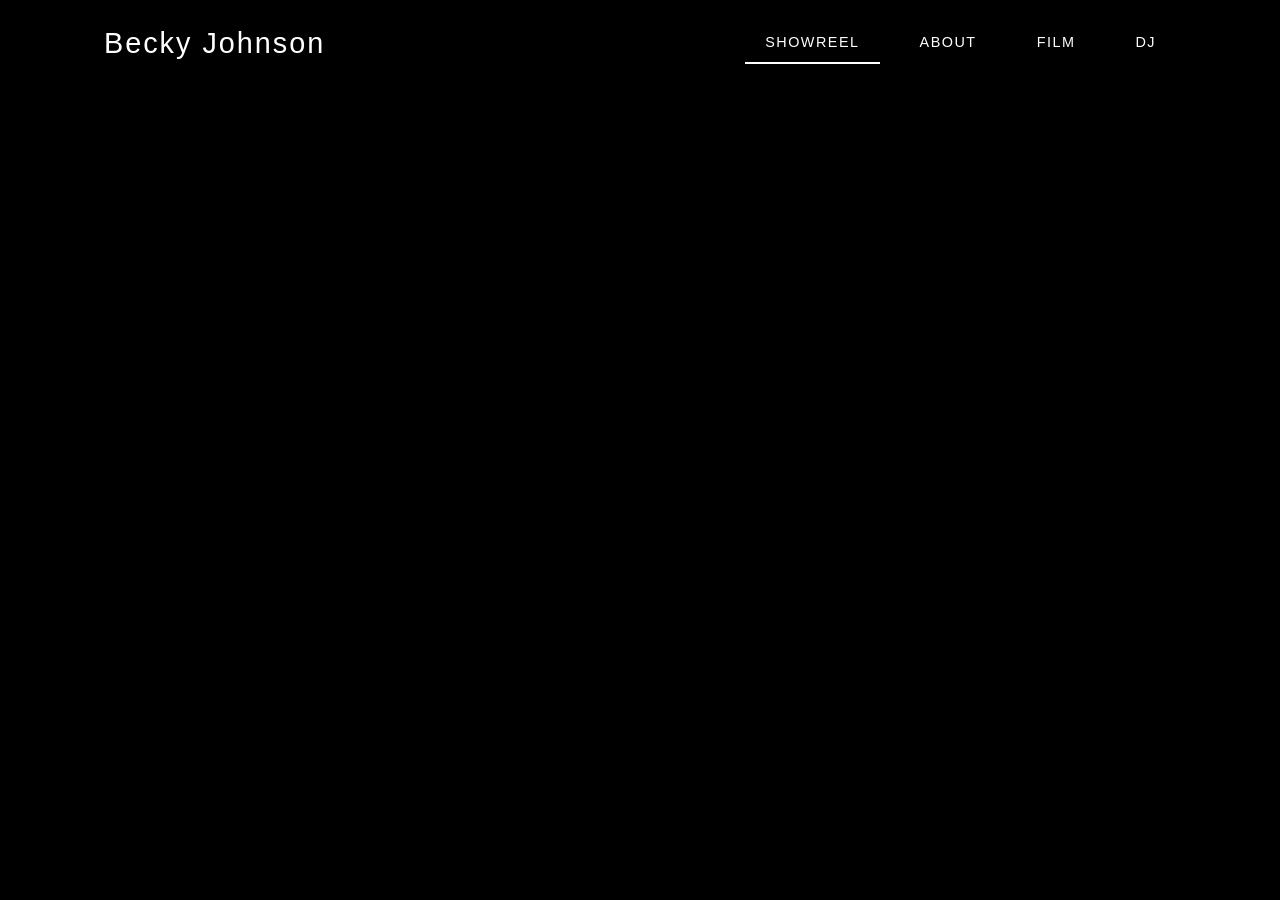
<file: index.html>
<!DOCTYPE html>
<html lang="en">
<head>
    <meta charset="UTF-8">
    <meta name="viewport" content="width=device-width, initial-scale=1.0">
    <title>Becky Johnson - Showreel</title>
    <link rel="stylesheet" href="./style.css">
</head>
<body class="landing-page">
    <!-- Skip Navigation -->
    <a href="#main-content" class="skip-link">Skip to main content</a>

    <!-- Navigation Header -->
    <header class="page-header page-header--overlay">
        <div class="header-content">
            <h1>Becky Johnson</h1>
            <nav class="page-nav" aria-label="Main navigation">
                <a href="index.html" class="active">Showreel</a>
                <a href="about.html">About</a>
                <a href="film.html">Film</a>
                <a href="dj.html">DJ</a>
            </nav>
        </div>
    </header>

    <!-- Full-Screen Showreel Landing -->
    <section id="main-content" class="landing-showreel" role="main">

        <div class="video-wrapper">
            <iframe
            src="https://www.youtube.com/embed/Aj2TbbXhRAE?autoplay=1&mute=1&controls=1&modestbranding=1&rel=0&fs=1&playsinline=1"
            title="Becky Johnson Showreel" frameborder="0" allow="accelerometer; autoplay; clipboard-write; encrypted-media; gyroscope; picture-in-picture; web-share"
            referrerpolicy="strict-origin-when-cross-origin" allowfullscreen></iframe>
        </div>
    </section>

    <script src="./script.js"></script>
</body>
</html>
</file>
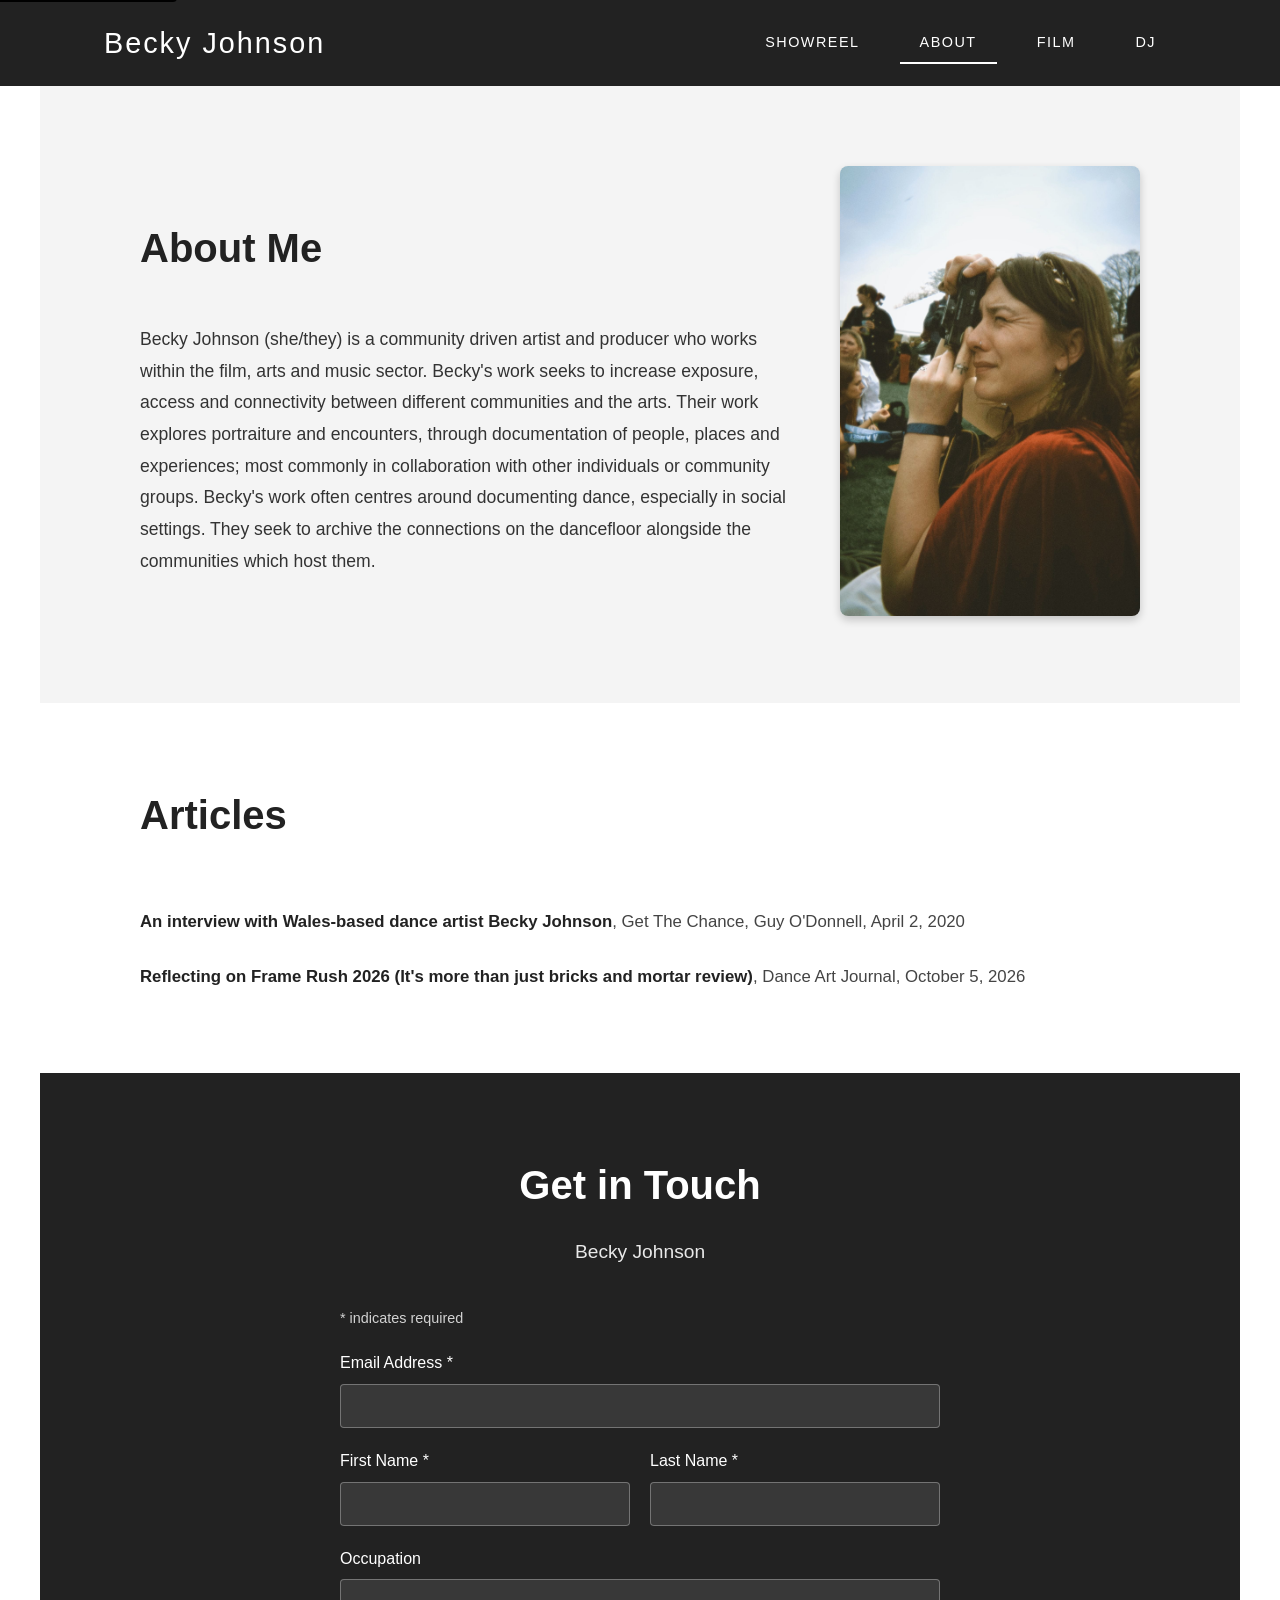
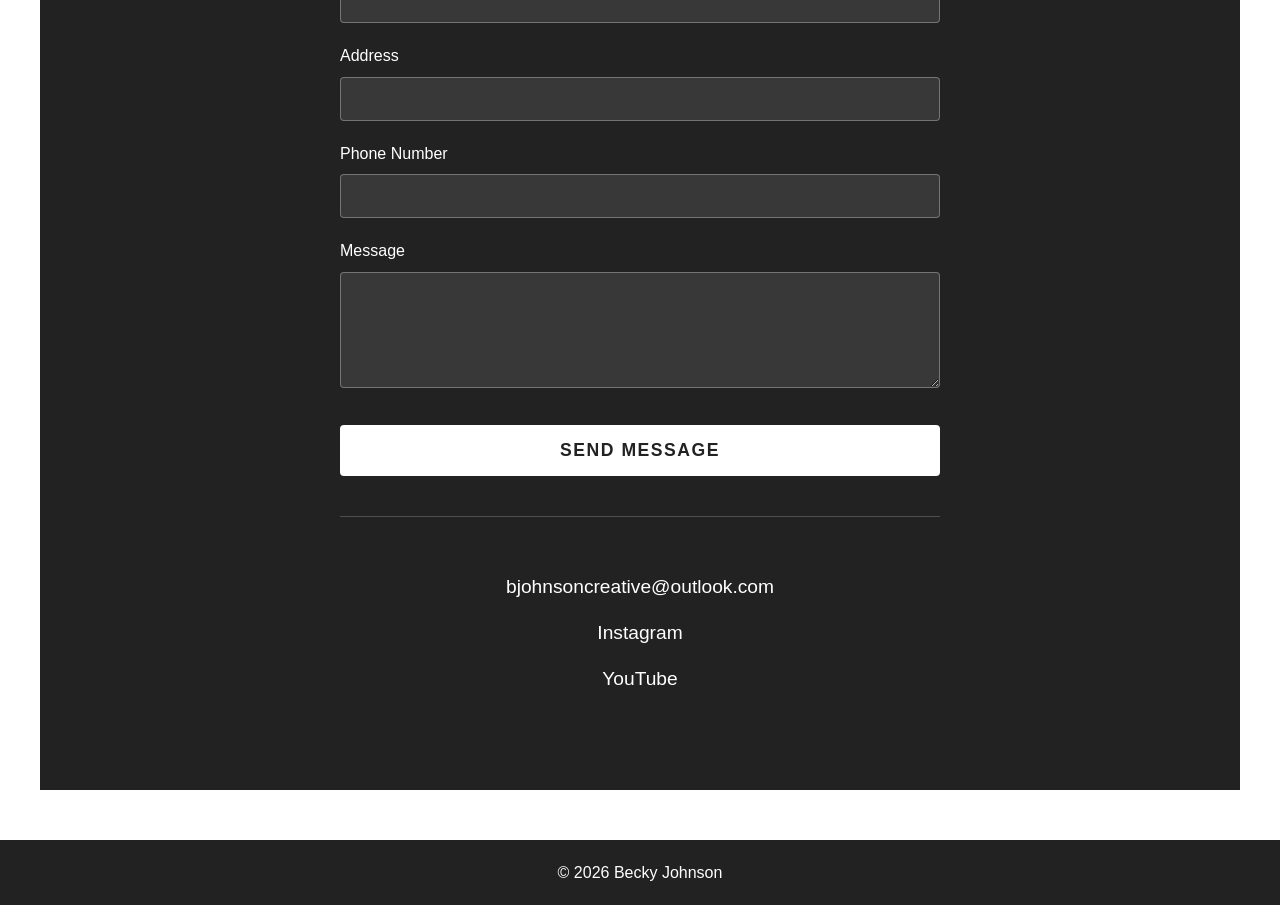
<file: about.html>
<!DOCTYPE html>
<html lang="en">
<head>
    <meta charset="UTF-8">
    <meta name="viewport" content="width=device-width, initial-scale=1.0">
    <title>About - Becky Johnson</title>
    <link rel="stylesheet" href="./style.css">
</head>
<body>
    <!-- Skip Navigation -->
    <a href="#main-content" class="skip-link">Skip to main content</a>

    <!-- Navigation Header -->
    <header class="page-header">
        <div class="header-content">
            <h1>Becky Johnson</h1>
            <nav class="page-nav" aria-label="Main navigation">
                <a href="index.html">Showreel</a>
                <a href="about.html" class="active">About</a>
                <a href="film.html">Film</a>
                <a href="dj.html">DJ</a>
            </nav>
        </div>
    </header>

    <!-- Main Content -->
    <main id="main-content" class="page-content">
        <!-- About Section -->
        <section class="about-section">
            <div class="about-content">
                <div class="bio">
                    <h2>About Me</h2>
                    <p>Becky Johnson (she/they) is a community driven artist and producer who works within the film, arts and music sector. Becky's work seeks to increase exposure, access and connectivity between different communities and the arts. Their work explores portraiture and encounters, through documentation of people, places and experiences; most commonly in collaboration with other individuals or community groups. Becky's work often centres around documenting dance, especially in social settings. They seek to archive the connections on the dancefloor alongside the communities which host them.</p>
                </div>
                <div class="about-image">
                    <img src="Assets/Becky.jpeg" alt="Becky Johnson">
                </div>
            </div>
        </section>

        <!-- Articles Section -->
        <section class="articles-section" aria-labelledby="articles-heading">
            <h2 id="articles-heading">Articles</h2>
            <ul class="articles-list">
                <li>
                    <a href="https://getthechance.wales/2020/04/02/an-interview-with-wales-based-dance-artist-becky-johnson/" target="_blank" rel="noopener noreferrer"><strong>An interview with Wales-based dance artist Becky Johnson</strong></a>, Get The Chance, Guy O'Donnell, April 2, 2020
                </li>
                <li>
                    <a href="https://danceartjournal.com/2026/10/05/reflecting-on-frame-rush-2026/" target="_blank" rel="noopener noreferrer"><strong>Reflecting on Frame Rush 2026 (It's more than just bricks and mortar review)</strong></a>, Dance Art Journal, October 5, 2026
                </li>

            </ul>
        </section>

        <!-- Contact Section -->
        <section class="contact-section">
            <h2>Get in Touch</h2>
            <p class="contact-subtitle">Becky Johnson</p>

            <form class="contact-form" action="#" method="POST">
                <p class="form-note">* indicates required</p>

                <div class="form-group">
                    <label for="email">Email Address *</label>
                    <input type="email" id="email" name="email" required aria-required="true">
                </div>

                <div class="form-row">
                    <div class="form-group">
                        <label for="firstName">First Name *</label>
                        <input type="text" id="firstName" name="firstName" required aria-required="true">
                    </div>

                    <div class="form-group">
                        <label for="lastName">Last Name *</label>
                        <input type="text" id="lastName" name="lastName" required aria-required="true">
                    </div>
                </div>

                <div class="form-group">
                    <label for="occupation">Occupation</label>
                    <input type="text" id="occupation" name="occupation">
                </div>

                <div class="form-group">
                    <label for="address">Address</label>
                    <input type="text" id="address" name="address">
                </div>

                <div class="form-group">
                    <label for="phone">Phone Number</label>
                    <input type="tel" id="phone" name="phone">
                </div>

                <div class="form-group">
                    <label for="message">Message</label>
                    <textarea id="message" name="message" rows="5"></textarea>
                </div>

                <button type="submit" class="submit-btn">Send Message</button>
            </form>

            <div class="contact-links">
                <p><a href="mailto:bjohnsoncreative@outlook.com" aria-label="Email Becky Johnson">bjohnsoncreative@outlook.com</a></p>
                <p><a href="https://instagram.com/bjohnsoncreative" target="_blank" rel="noopener noreferrer" aria-label="Visit Becky Johnson on Instagram">Instagram</a></p>
                <p><a href="https://youtube.com/@b.johnsoncreative" target="_blank" rel="noopener noreferrer" aria-label="Visit Becky Johnson on YouTube">YouTube</a></p>
            </div>
        </section>
    </main>

    <!-- Footer -->
    <footer>
        <p>&copy; 2026 Becky Johnson</p>
    </footer>

    <script src="./script.js"></script>
</body>
</html>
</file>
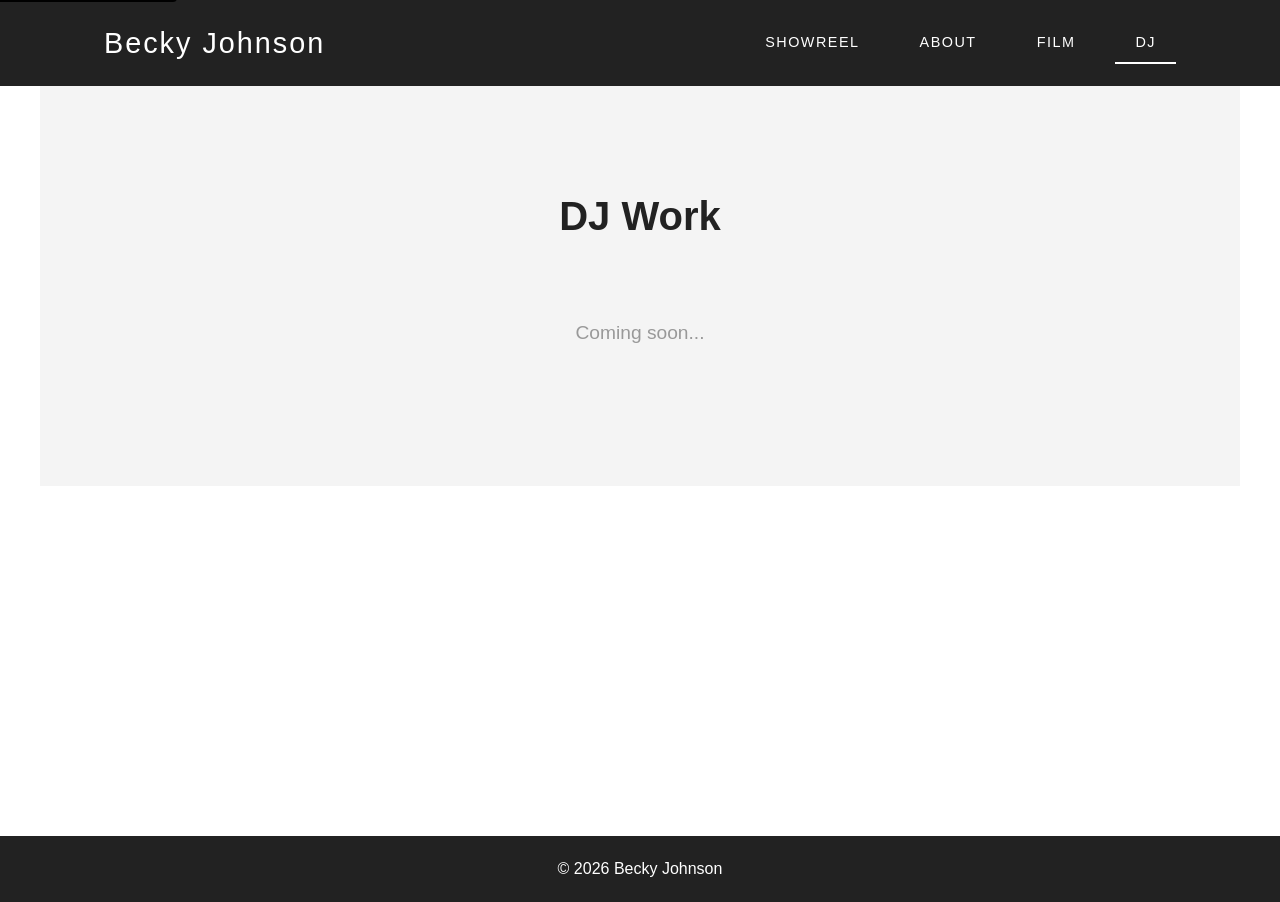
<file: dj.html>
<!DOCTYPE html>
<html lang="en">
<head>
    <meta charset="UTF-8">
    <meta name="viewport" content="width=device-width, initial-scale=1.0">
    <title>DJ - Becky Johnson</title>
    <link rel="stylesheet" href="./style.css">
</head>
<body>
    <!-- Skip Navigation -->
    <a href="#main-content" class="skip-link">Skip to main content</a>

    <!-- Navigation Header -->
    <header class="page-header">
        <div class="header-content">
            <h1>Becky Johnson</h1>
            <nav class="page-nav" aria-label="Main navigation">
                <a href="index.html">Showreel</a>
                <a href="about.html">About</a>
                <a href="film.html">Film</a>
                <a href="dj.html" class="active">DJ</a>
            </nav>
        </div>
    </header>

    <!-- Main Content -->
    <main id="main-content" class="page-content">
        <!-- DJ Section -->
        <section class="dj-section">
            <h2>DJ Work</h2>
            <div class="empty-state">
                <p>Coming soon...</p>
            </div>
        </section>
    </main>

    <!-- Footer -->
    <footer>
        <p>&copy; 2026 Becky Johnson</p>
    </footer>

    <script src="./script.js"></script>
</body>
</html>
</file>
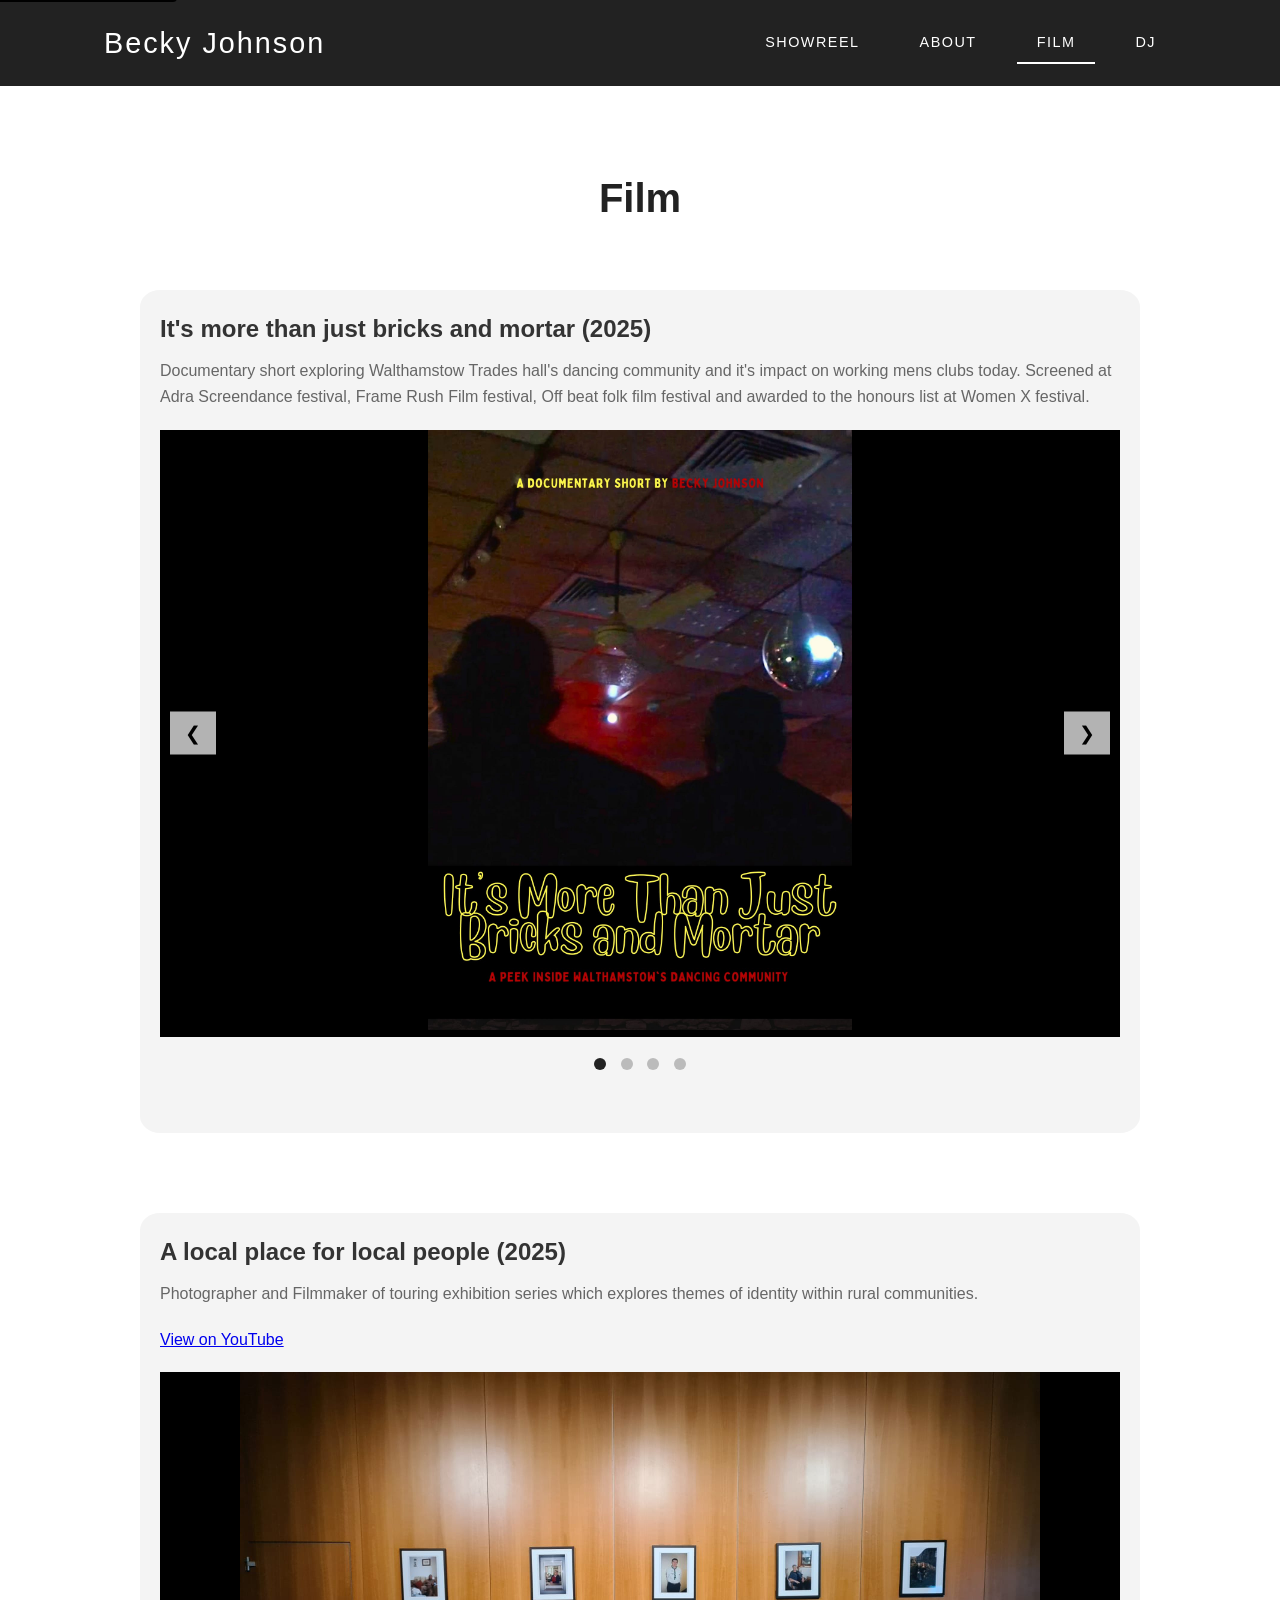
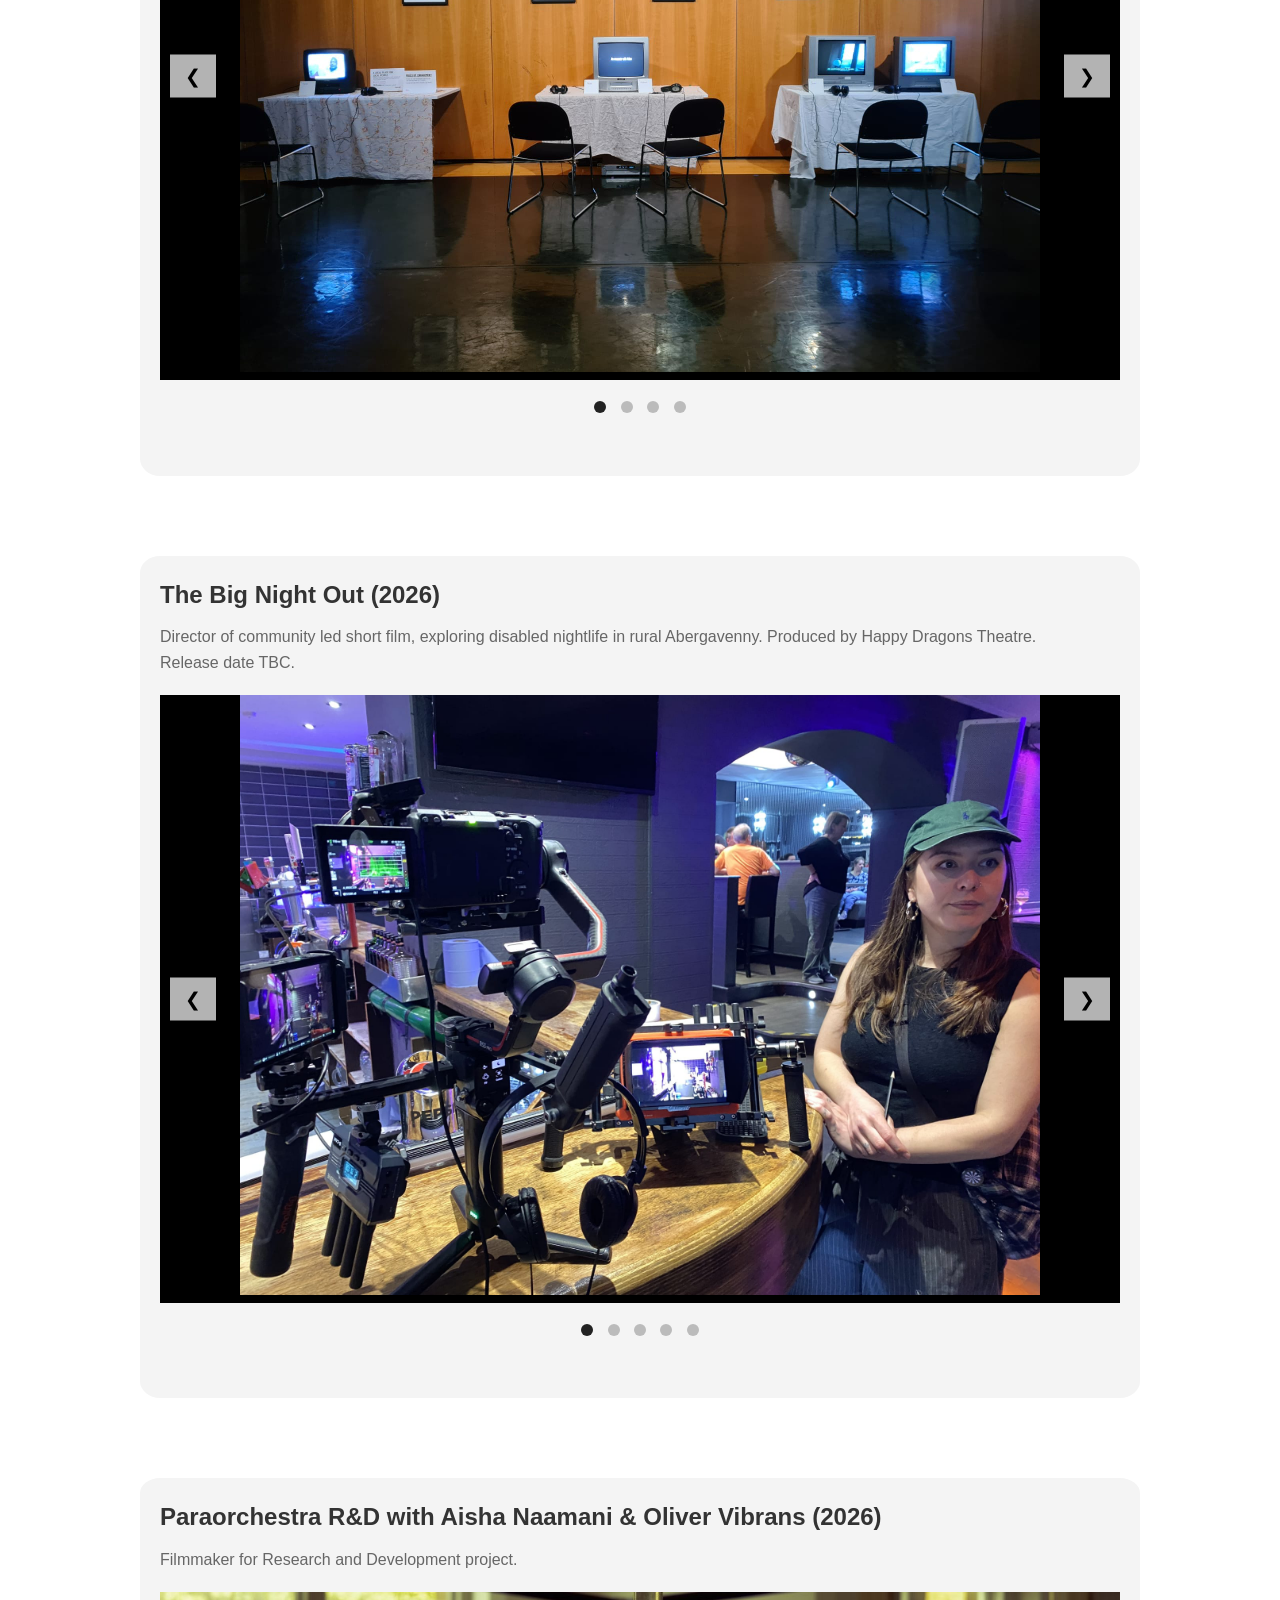
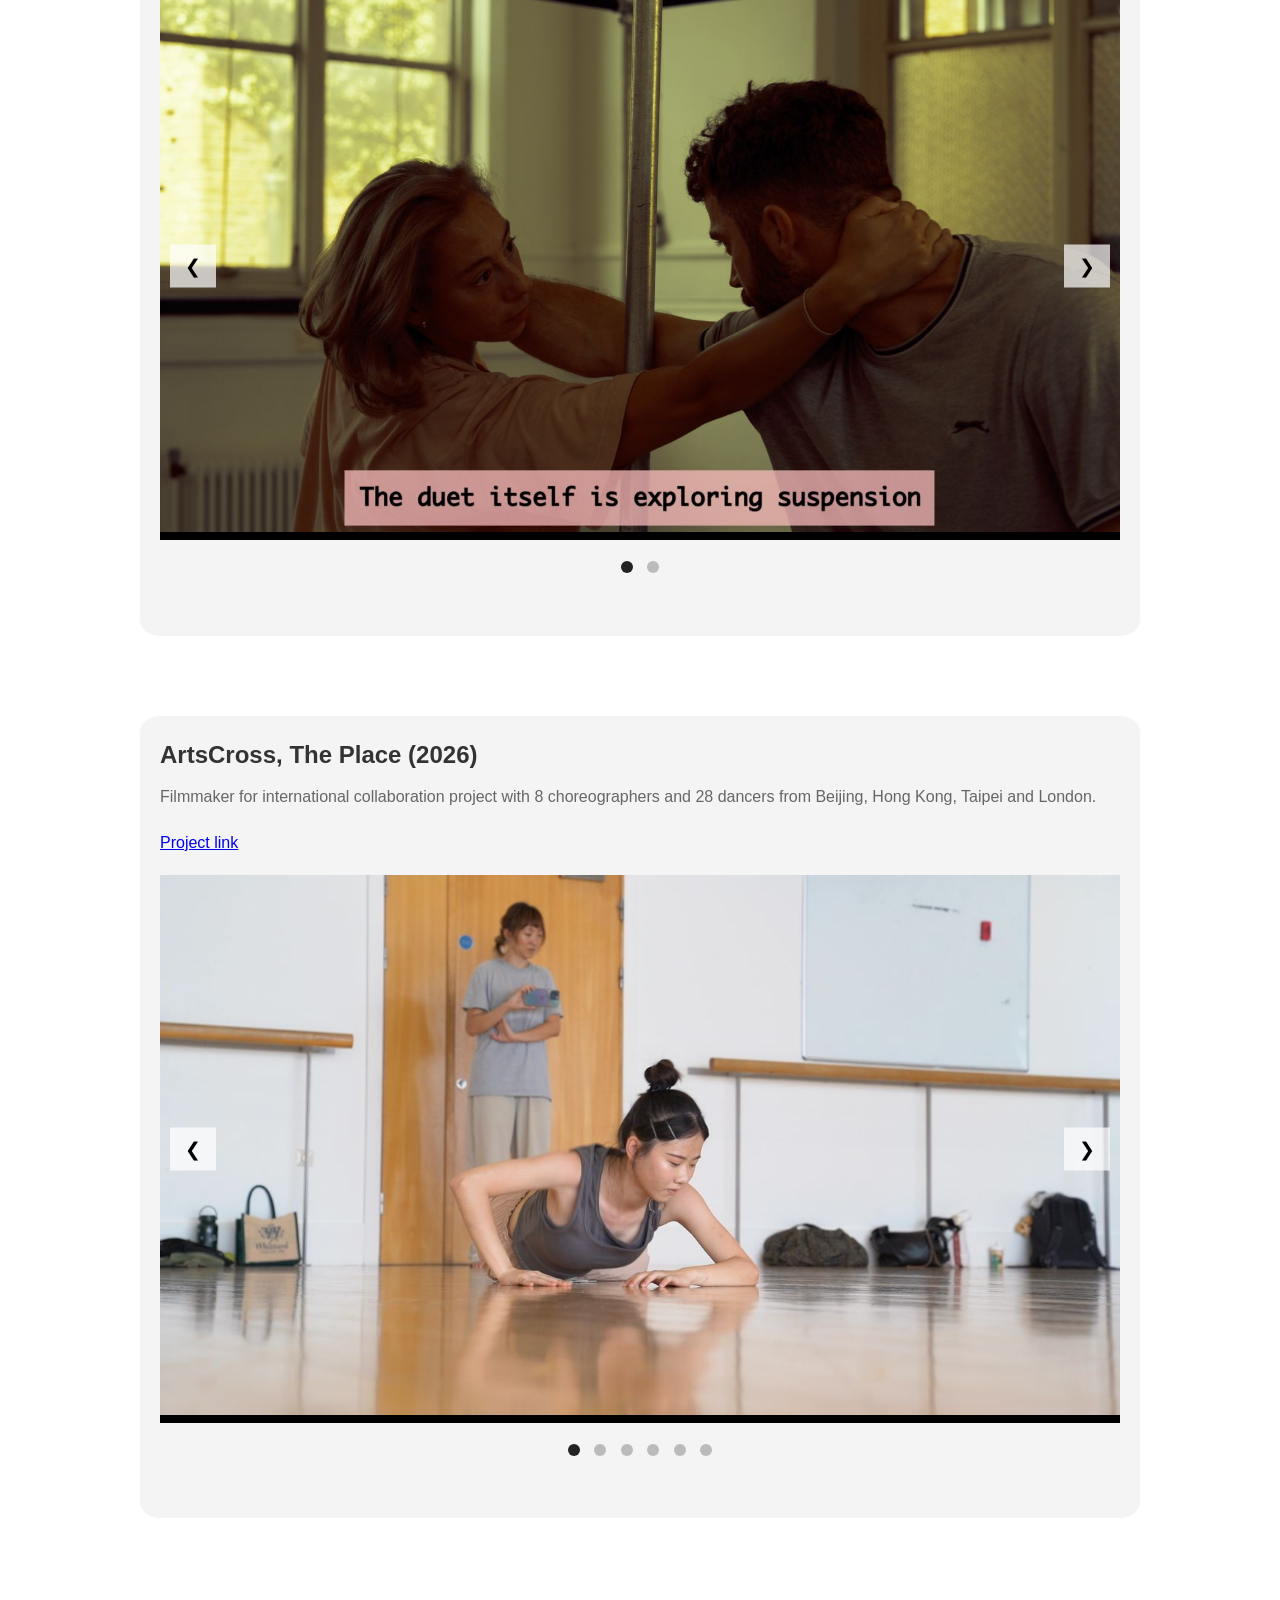
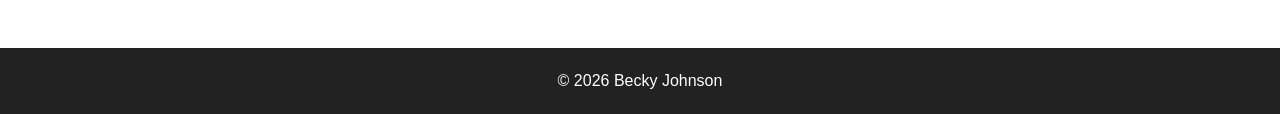
<file: film.html>
<!DOCTYPE html>
<html lang="en">
<head>
    <meta charset="UTF-8">
    <meta name="viewport" content="width=device-width, initial-scale=1.0">
    <title>Film - Becky Johnson</title>
    <link rel="stylesheet" href="./style.css">
</head>
<body>
    <!-- Skip Navigation -->
    <a href="#main-content" class="skip-link">Skip to main content</a>

    <!-- Navigation Header -->
    <header class="page-header">
        <div class="header-content">
            <h1>Becky Johnson</h1>
            <nav class="page-nav" aria-label="Main navigation">
                <a href="index.html">Showreel</a>
                <a href="about.html">About</a>
                <a href="film.html" class="active">Film</a>
                <a href="dj.html">DJ</a>
            </nav>
        </div>
    </header>

    <!-- Main Content -->
    <main id="main-content" class="page-content">
        <!-- Film Section -->
        <section class="film-section">
            <h2>Film</h2>
            <div class="projects">

                <!-- Project 1: It's more than just bricks and mortar -->
                <div class="project">
                    <h3>It's more than just bricks and mortar (2025)</h3>
                    <p class="project-description">Documentary short exploring Walthamstow Trades hall's dancing community and it's impact on working mens clubs today. Screened at Adra Screendance festival, Frame Rush Film festival, Off beat folk film festival and awarded to the honours list at Women X festival.</p>

                    <div class="slideshow">
                        <div class="slideshow-container">
                            <div class="slide active">
                                <img src="Assets/It's more than just bricks and mortar _main.jpeg" alt="It's more than just bricks and mortar">
                            </div>
                            <div class="slide">
                                <img src="Assets/It's more than just bricks and mortar _2.jpeg" alt="It's more than just bricks and mortar">
                            </div>
                            <div class="slide">
                                <img src="Assets/It's more than just bricks and mortar _3.jpeg" alt="It's more than just bricks and mortar">
                            </div>
                            <div class="slide">
                                <img src="Assets/It's more than just bricks and mortar _4.jpeg" alt="It's more than just bricks and mortar">
                            </div>

                            <div class="slideshow-controls">
                                <button class="control-btn" onclick="changeSlide(0, -1)" aria-label="Previous slide">&#10094;</button>
                                <button class="control-btn" onclick="changeSlide(0, 1)" aria-label="Next slide">&#10095;</button>
                            </div>
                        </div>

                        <div class="dots" role="tablist" aria-label="Slideshow navigation">
                            <button class="dot active" onclick="goToSlide(0, 0)" role="tab" aria-label="Go to slide 1" aria-selected="true"></button>
                            <button class="dot" onclick="goToSlide(0, 1)" role="tab" aria-label="Go to slide 2" aria-selected="false"></button>
                            <button class="dot" onclick="goToSlide(0, 2)" role="tab" aria-label="Go to slide 3" aria-selected="false"></button>
                            <button class="dot" onclick="goToSlide(0, 3)" role="tab" aria-label="Go to slide 4" aria-selected="false"></button>
                        </div>
                    </div>
                </div>

                <!-- Project 2: A local place for local people -->
                <div class="project">
                    <h3>A local place for local people (2025)</h3>
                    <p class="project-description">Photographer and Filmmaker of touring exhibition series which explores themes of identity within rural communities.</p>
                    <p class="project-description">
                        <a href="https://youtube.com/playlist?list=PLKdVuWgEbwWw&si=3KhOcfUSU0G9OUzR" target="_blank">View on YouTube</a>
                    </p>

                    <div class="slideshow">
                        <div class="slideshow-container">
                            <div class="slide active">
                                <img src="Assets/A local place for local people_4.jpeg" alt="A local place for local people">
                            </div>
                            <div class="slide">
                                <img src="Assets/A local place for local people_2.jpeg" alt="A local place for local people">
                            </div>
                            <div class="slide">
                                <img src="Assets/A local place for local people_3.jpeg" alt="A local place for local people">
                            </div>
                            <div class="slide">
                                <img src="Assets/A local place for local people_main.jpeg" alt="A local place for local people">
                            </div>

                            <div class="slideshow-controls">
                                <button class="control-btn" onclick="changeSlide(1, -1)" aria-label="Previous slide">&#10094;</button>
                                <button class="control-btn" onclick="changeSlide(1, 1)" aria-label="Next slide">&#10095;</button>
                            </div>
                        </div>

                        <div class="dots" role="tablist" aria-label="Slideshow navigation">
                            <button class="dot active" onclick="goToSlide(1, 0)" role="tab" aria-label="Go to slide 1" aria-selected="true"></button>
                            <button class="dot" onclick="goToSlide(1, 1)" role="tab" aria-label="Go to slide 2" aria-selected="false"></button>
                            <button class="dot" onclick="goToSlide(1, 2)" role="tab" aria-label="Go to slide 3" aria-selected="false"></button>
                            <button class="dot" onclick="goToSlide(1, 3)" role="tab" aria-label="Go to slide 4" aria-selected="false"></button>
                        </div>
                    </div>
                </div>

                <!-- Project 3: The Big Night Out -->
                <div class="project">
                    <h3>The Big Night Out (2026)</h3>
                    <p class="project-description">Director of community led short film, exploring disabled nightlife in rural Abergavenny. Produced by Happy Dragons Theatre. <br>Release date TBC.</p>

                    <div class="slideshow">
                        <div class="slideshow-container">
                            <div class="slide active">
                                <img src="Assets/The Big Night Out_Main.jpeg" alt="The Big Night Out">
                            </div>
                            <div class="slide">
                                <img src="Assets/Happy Dradons Big Night Out.jpeg" alt="The Big Night Out">
                            </div>
                            <div class="slide">
                                <img src="Assets/The Big Night Out_1.jpeg" alt="The Big Night Out">
                            </div>
                            <div class="slide">
                                <img src="Assets/The Big Night Out_3.jpeg" alt="The Big Night Out">
                            </div>
                            <div class="slide">
                                <img src="Assets/The Big Night Out_4.jpeg" alt="The Big Night Out">
                            </div>

                            <div class="slideshow-controls">
                                <button class="control-btn" onclick="changeSlide(2, -1)" aria-label="Previous slide">&#10094;</button>
                                <button class="control-btn" onclick="changeSlide(2, 1)" aria-label="Next slide">&#10095;</button>
                            </div>
                        </div>

                        <div class="dots" role="tablist" aria-label="Slideshow navigation">
                            <button class="dot active" onclick="goToSlide(2, 0)" role="tab" aria-label="Go to slide 1" aria-selected="true"></button>
                            <button class="dot" onclick="goToSlide(2, 1)" role="tab" aria-label="Go to slide 2" aria-selected="false"></button>
                            <button class="dot" onclick="goToSlide(2, 2)" role="tab" aria-label="Go to slide 3" aria-selected="false"></button>
                            <button class="dot" onclick="goToSlide(2, 3)" role="tab" aria-label="Go to slide 4" aria-selected="false"></button>
                            <button class="dot" onclick="goToSlide(2, 4)" role="tab" aria-label="Go to slide 5" aria-selected="false"></button>
                        </div>
                    </div>
                </div>

                <!-- Project 4: Paraorchestra R&D -->
                <div class="project">
                    <h3>Paraorchestra R&D with Aisha Naamani & Oliver Vibrans (2026)</h3>
                    <p class="project-description">Filmmaker for Research and Development project.</p>

                    <div class="slideshow">
                        <div class="slideshow-container">
                            <div class="slide active">
                                <img src="Assets/Paraorchestra R&D with Aisha Naamani & Oliver Vibrans _1.jpeg" alt="Paraorchestra R&D">
                            </div>
                            <div class="slide">
                                <img src="Assets/Paraorchestra R&D with Aisha Naamani & Oliver Vibrans_Main.jpeg" alt="Paraorchestra R&D">
                            </div>

                            <div class="slideshow-controls">
                                <button class="control-btn" onclick="changeSlide(3, -1)" aria-label="Previous slide">&#10094;</button>
                                <button class="control-btn" onclick="changeSlide(3, 1)" aria-label="Next slide">&#10095;</button>
                            </div>
                        </div>

                        <div class="dots" role="tablist" aria-label="Slideshow navigation">
                            <button class="dot active" onclick="goToSlide(3, 0)" role="tab" aria-label="Go to slide 1" aria-selected="true"></button>
                            <button class="dot" onclick="goToSlide(3, 1)" role="tab" aria-label="Go to slide 2" aria-selected="false"></button>
                        </div>
                    </div>
                </div>

                <!-- Project 5: ArtsCross, The Place -->
                <div class="project">
                    <h3>ArtsCross, The Place (2026)</h3>
                    <p class="project-description">Filmmaker for international collaboration project with 8 choreographers and 28 dancers from Beijing, Hong Kong, Taipei and London.</p>
                    <p><a href=" https://rescen.net/blog10/">Project link</a></p>

                    <div class="slideshow">
                        <div class="slideshow-container">
                            <div class="slide active">
                                <img src="Assets/ArtsCross, The Place_1.jpeg" alt="ArtsCross, The Place">
                            </div>
                            <div class="slide">
                                <img src="Assets/ArtsCross, The Place_2.jpeg" alt="ArtsCross, The Place">
                            </div>
                            <div class="slide">
                                <img src="Assets/ArtsCross, The Place_3.jpeg" alt="ArtsCross, The Place">
                            </div>
                            <div class="slide">
                                <img src="Assets/ArtsCross, The Place_4.jpeg" alt="ArtsCross, The Place">
                            </div>
                            <div class="slide">
                                <img src="Assets/ArtsCross, The Place_5.jpeg" alt="ArtsCross, The Place">
                            </div>
                            <div class="slide">
                                <img src="Assets/ArtsCross, The Place_6.jpeg" alt="ArtsCross, The Place">
                            </div>

                            <div class="slideshow-controls">
                                <button class="control-btn" onclick="changeSlide(4, -1)" aria-label="Previous slide">&#10094;</button>
                                <button class="control-btn" onclick="changeSlide(4, 1)" aria-label="Next slide">&#10095;</button>
                            </div>
                        </div>

                        <div class="dots" role="tablist" aria-label="Slideshow navigation">
                            <button class="dot active" onclick="goToSlide(4, 0)" role="tab" aria-label="Go to slide 1" aria-selected="true"></button>
                            <button class="dot" onclick="goToSlide(4, 1)" role="tab" aria-label="Go to slide 2" aria-selected="false"></button>
                            <button class="dot" onclick="goToSlide(4, 2)" role="tab" aria-label="Go to slide 3" aria-selected="false"></button>
                            <button class="dot" onclick="goToSlide(4, 3)" role="tab" aria-label="Go to slide 4" aria-selected="false"></button>
                            <button class="dot" onclick="goToSlide(4, 4)" role="tab" aria-label="Go to slide 5" aria-selected="false"></button>
                            <button class="dot" onclick="goToSlide(4, 5)" role="tab" aria-label="Go to slide 6" aria-selected="false"></button>
                        </div>
                    </div>
                </div>

            </div>
        </section>
    </main>

    <!-- Footer -->
    <footer>
        <p>&copy; 2026 Becky Johnson</p>
    </footer>

    <script src="./script.js"></script>
</body>
</html>
</file>
<file: style.css>
* {
            margin: 0;
            padding: 0;
            box-sizing: border-box;
        }

        html {
            scroll-behavior: smooth;
        }

        body {
            font-family: Arial, sans-serif;
            line-height: 1.6;
            color: #333;
        }

        /* Skip Navigation Link */
        .skip-link {
            position: absolute;
            top: -40px;
            left: 0;
            background: #000;
            color: white;
            padding: 8px 16px;
            text-decoration: none;
            z-index: 1000;
            border-radius: 0 0 4px 0;
        }

        .skip-link:focus {
            top: 0;
        }

        /* Improved Focus States */
        *:focus {
            outline: 3px solid #0066cc;
            outline-offset: 2px;
        }

        a:focus,
        button:focus {
            outline: 3px solid #0066cc;
            outline-offset: 2px;
        }

        /* Dark background focus states */
        .page-nav a:focus {
            outline-color: #fff;
        }

        .control-btn:focus {
            outline-color: #000;
            background-color: rgba(255, 255, 255, 1);
        }

        .dot:focus {
            outline: 3px solid #000;
            outline-offset: 3px;
        }

        /* Landing Page - No Scroll */
        body.landing-page {
            overflow: hidden;
            height: 100vh;
        }

        /* Full-Screen Showreel Landing */
        .landing-showreel {
            width: 100vw;
            height: 100vh;
            background-color: #000;
            display: flex;
            flex-direction: column;
            align-items: center;
            justify-content: center;
            position: relative;
            overflow: hidden;
        }

        /* Page Header Overlay Variant (for landing page) */
        .page-header--overlay {
            position: absolute !important;
            background-color: #000 !important;
            background: #000 !important;
            width: 100% !important;
            top: 0;
            left: 0;
            right: 0;
            z-index: 100;
        }

        /* Video Wrapper - Maintains aspect ratio with letterboxing */
        .video-wrapper {
            position: relative;
            width: 90vw;
            max-width: 1600px;
            aspect-ratio: 16 / 9;
            max-height: calc(100vh - 200px); /* Leave space for top nav and bottom controls */
            display: flex;
            align-items: center;
            justify-content: center;
            z-index: 1;
        }

        .video-wrapper iframe {
            width: 100%;
            height: 100%;
            border: none;
            z-index: 1;
        }

        /* Page Header (unified across all pages) */
        .page-header {
            background-color: #222;
            color: white;
            position: sticky;
            top: 0;
            z-index: 100;
            width: 100%;
            display: flex;
            justify-content: center;
            align-items: center;
        }

        .header-content {
            width: 90vw;
            max-width: 1600px;
            padding: 20px 40px;
            display: flex;
            justify-content: space-between;
            align-items: center;
        }

        .page-header h1 {
            font-size: 1.8em;
            font-weight: 300;
            letter-spacing: 2px;
        }

        .page-nav {
            display: flex;
            gap: 20px;
        }

        .page-nav a {
            color: white;
            text-decoration: none;
            padding: 8px 20px;
            text-transform: uppercase;
            letter-spacing: 1.5px;
            font-size: 0.9em;
            transition: all 0.3s ease;
            border-bottom: 2px solid transparent;
        }

        .page-nav a:hover {
            border-bottom-color: rgba(255, 255, 255, 0.5);
        }

        .page-nav a.active {
            border-bottom-color: white;
        }

        /* Page Content */
        .page-content {
            min-height: calc(100vh - 200px);
        }

        /* About Section */
        .about-section {
            background-color: #f4f4f4;
            padding: 80px 20px;
            min-height: 60vh;
        }

        .about-section h2 {
            text-align: left;
            font-size: 2.5em;
            margin-bottom: 40px;
            color: #222;
        }

        .about-content {
            max-width: 1000px;
            margin: 0 auto;
            display: flex;
            align-items: center;
            gap: 40px;
        }

        .bio {
            flex: 1;
            line-height: 1.8;
            text-align: left;
        }

        .bio p {
            font-size: 1.1em;
        }

        .about-image {
            flex: 0 0 300px;
        }

        .about-image img {
            width: 100%;
            height: auto;
            border-radius: 8px;
            box-shadow: 0 4px 8px rgba(0, 0, 0, 0.2);
        }

        /* Articles Section */
        .articles-section {
            background-color: #fff;
            padding: 80px 20px;
        }

        .articles-section h2 {
            text-align: left;
            font-size: 2.5em;
            margin-left: 80px;
            margin-bottom: 60px;
            color: #222;
        }

        .articles-list {
            max-width: 1000px;
            margin: 0 auto;
            list-style: none;
            padding: 0;
        }

        .articles-list li {
            margin-bottom: 25px;
            line-height: 1.8;
            font-size: 1.05em;
            color: #444;
        }

        .articles-list li:last-child {
            margin-bottom: 0;
        }

        .articles-list a {
            color: #0066cc;
            text-decoration: none;
            transition: color 0.3s ease;
        }

        .articles-list a:hover {
            color: #004499;
            text-decoration: underline;
        }

        .articles-list strong {
            color: #222;
        }

        /* Main Body */
        main {
            max-width: 1200px;
            margin: 0 auto;
            padding: 0;
        }

        /* Film Section */
        .film-section {
            padding: 80px 20px;
            background-color: #fff;
        }

        .film-section h2 {
            text-align: center;
            font-size: 2.5em;
            margin-bottom: 60px;
            color: #222;
        }

        .projects {
            display: flex;
            flex-direction: column;
            gap: 80px;
            max-width: 1000px;
            margin: 0 auto;
        }

        /* DJ Section */
        .dj-section {
            padding: 80px 20px;
            background-color: #f4f4f4;
            min-height: 400px;
            display: flex;
            flex-direction: column;
            align-items: center;
            justify-content: center;
        }

        .dj-section h2 {
            font-size: 2.5em;
            margin-bottom: 30px;
            color: #222;
        }

        /* Contact Section */
        .contact-section {
            padding: 80px 20px;
            background-color: #222;
            color: white;
            text-align: center;
        }

        .contact-section h2 {
            font-size: 2.5em;
            margin-bottom: 20px;
        }

        .contact-subtitle {
            font-size: 1.2em;
            margin-bottom: 40px;
            opacity: 0.9;
        }

        /* Contact Form */
        .contact-form {
            max-width: 600px;
            margin: 0 auto 40px;
            text-align: left;
        }

        .form-note {
            font-size: 0.9em;
            margin-bottom: 20px;
            opacity: 0.8;
        }

        .form-group {
            margin-bottom: 20px;
        }

        .form-row {
            display: grid;
            grid-template-columns: 1fr 1fr;
            gap: 20px;
        }

        .contact-form label {
            display: block;
            margin-bottom: 8px;
            font-size: 1em;
            font-weight: 500;
        }

        .contact-form input,
        .contact-form textarea {
            width: 100%;
            padding: 12px 15px;
            font-size: 1em;
            border: 1px solid rgba(255, 255, 255, 0.3);
            background-color: rgba(255, 255, 255, 0.1);
            color: white;
            border-radius: 4px;
            transition: all 0.3s ease;
            font-family: Arial, sans-serif;
        }

        .contact-form input:focus,
        .contact-form textarea:focus {
            outline: none;
            border-color: rgba(255, 255, 255, 0.6);
            background-color: rgba(255, 255, 255, 0.15);
        }

        .contact-form input::placeholder,
        .contact-form textarea::placeholder {
            color: rgba(255, 255, 255, 0.5);
        }

        .submit-btn {
            width: 100%;
            padding: 15px 30px;
            background-color: white;
            color: #222;
            border: none;
            font-size: 1.1em;
            font-weight: 600;
            text-transform: uppercase;
            letter-spacing: 1.5px;
            cursor: pointer;
            transition: all 0.3s ease;
            border-radius: 4px;
            margin-top: 10px;
        }

        .submit-btn:hover {
            background-color: rgba(255, 255, 255, 0.9);
            transform: translateY(-2px);
        }

        .submit-btn:active {
            transform: translateY(0);
        }

        /* Contact Links */
        .contact-links {
            max-width: 600px;
            margin: 40px auto 0;
            padding-top: 40px;
            border-top: 1px solid rgba(255, 255, 255, 0.2);
        }

        .contact-links p {
            font-size: 1.2em;
            margin: 15px 0;
        }

        .contact-links a {
            color: white;
            text-decoration: none;
            transition: opacity 0.3s;
        }

        .contact-links a:hover {
            opacity: 0.7;
        }


        /* Project Card */
        .project {
            border: 1px solid #rgb(244, 244, 244);
            border-radius: 2%;
            padding: 20px;
            background-color: rgb(244, 244, 244);
            /* background-image: radial-gradient(rgba(18, 28, 28, 0.757), rgba(28, 47, 47, 0.563)); */
            /* box-shadow: 
                12px 12px 16px 0 rgba(0, 0, 0, 0.55),
                -2px -4px 10px 0 rgba(0, 0, 0, 0.55); */
        }

        .project h3 {
            margin-bottom: 10px;
            font-size: 1.5em;
        }

        .project-description {
            margin-bottom: 20px;
            color: #666;
        }

        /* Slideshow */
        .slideshow {
            position: relative;
            max-width: 100%;
            margin: 20px 0;
        }

        .slideshow-container {
            position: relative;
            background-color: #000;
            min-height: 400px;
            display: flex;
            align-items: center;
            justify-content: center;
        }

        .slide {
            display: none;
            width: 100%;
        }

        .slide.active {
            display: block;
        }

        .slide img {
            width: 100%;
            height: auto;
            max-height: 600px;
            object-fit: contain;
        }

        /* Slideshow Controls */
        .slideshow-controls {
            position: absolute;
            top: 50%;
            transform: translateY(-50%);
            width: 100%;
            display: flex;
            justify-content: space-between;
            padding: 0 10px;
        }

        .control-btn {
            background-color: rgba(255, 255, 255, 0.7);
            border: none;
            padding: 10px 15px;
            cursor: pointer;
            font-size: 1.2em;
            transition: background-color 0.3s;
        }

        .control-btn:hover {
            background-color: rgba(255, 255, 255, 0.9);
        }

        /* Dots */
        .dots {
            text-align: center;
            padding: 15px 0;
        }

        .dot {
            height: 12px;
            width: 12px;
            margin: 0 5px;
            background-color: #bbb;
            border-radius: 50%;
            display: inline-block;
            cursor: pointer;
            transition: background-color 0.3s;
            border: none;
            padding: 0;
        }

        .dot.active {
            background-color: #222;
        }

        .dot:hover {
            background-color: #666;
        }

        /* Footer */
        footer {
            background-color: #222;
            color: white;
            text-align: center;
            padding: 20px;
            margin-top: 50px;
        }

        /* Empty State */
        .empty-state {
            text-align: center;
            padding: 40px 20px;
        }

        .empty-state p {
            font-size: 1.2em;
            color: #999;
        }

        /* Responsive Design */
        @media (max-width: 768px) {
            /* Page Header Mobile (unified for all pages) */
            .header-content {
                flex-direction: column;
                gap: 15px;
                padding: 15px 20px;
                align-items: flex-start;
            }

            .page-header h1 {
                font-size: 1.3em;
            }

            .page-nav {
                gap: 15px;
                flex-wrap: wrap;
            }

            .page-nav a {
                font-size: 0.8em;
                padding: 6px 12px;
            }

            /* Content Mobile */
            .about-content {
                flex-direction: column;
            }

            .about-image {
                flex: 0 0 auto;
                max-width: 300px;
            }

            .film-section h2,
            .dj-section h2,
            .contact-section h2 {
                font-size: 2em;
            }

            .projects {
                gap: 60px;
            }

            /* Form Mobile */
            .form-row {
                grid-template-columns: 1fr;
                gap: 0;
            }

            .contact-form input,
            .contact-form textarea {
                font-size: 16px; /* Prevents zoom on iOS */
            }

            /* Articles Mobile */
            .articles-list li {
                font-size: 1em;
                margin-bottom: 20px;
            }

            .articles-section h2 {
                font-size: 2em;
                margin-left: 0;
                text-align: center;
            }
        }
</file>
